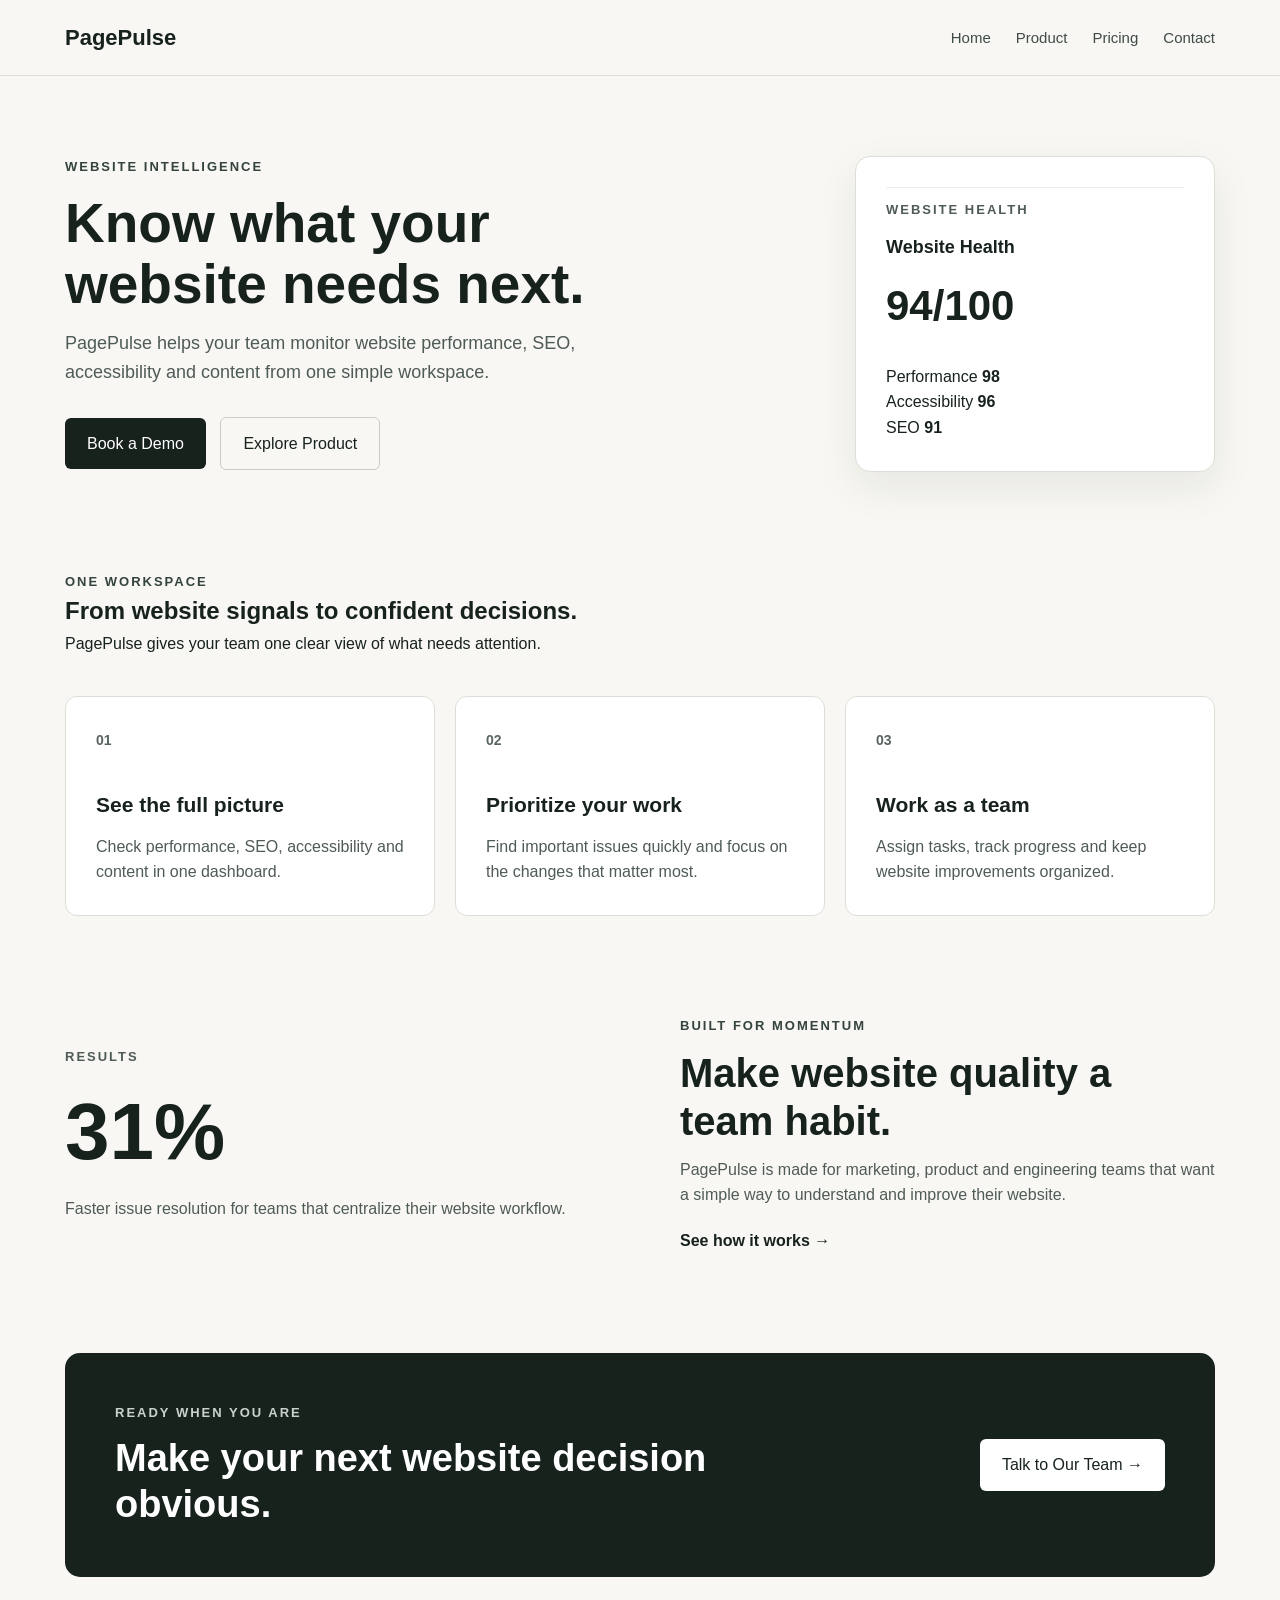
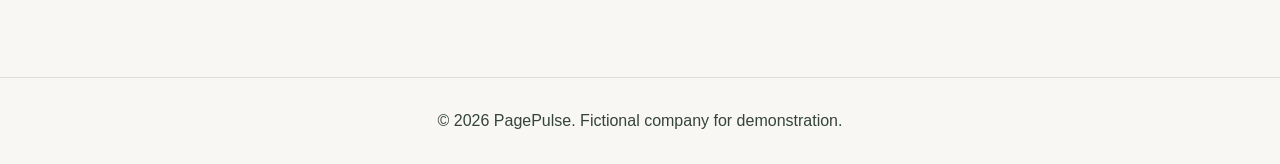
<file: Task-a/index.html>
<!DOCTYPE html>
<html lang="en">

<head>

    <meta charset="UTF-8">

    <meta name="viewport" content="width=device-width, initial-scale=1.0">

    <title>PagePulse - Website Intelligence</title>

    <meta name="description"
        content="PagePulse helps teams monitor website performance, SEO, accessibility and content from one simple workspace.">

    <meta property="og:title" content="PagePulse - Website Intelligence">
    <meta property="og:description"
        content="Monitor website performance, SEO, accessibility and content from one simple workspace.">
    <meta property="og:type" content="website">

    <link rel="stylesheet" href="style.css">

</head>


<body>

    <!-- Header -->
    <header class="header">

        <nav class="navbar">
            <a href="index.html" class="logo">PagePulse</a>

            <div class="nav-links">
                <a href="index.html">Home</a>
                <a href="product.html">Product</a>
                <a href="pricing.html">Pricing</a>
                <a href="contact.html">Contact</a>
            </div>
        </nav>

    </header>


    <main>

        <!-- Hero Section -->
        <section class="hero">
            <div class="hero-text">

                <p class="small-title">WEBSITE INTELLIGENCE</p>
                <h1>Know what your website needs next.</h1>
                <p>
                    PagePulse helps your team monitor website
                    performance, SEO, accessibility and content
                    from one simple workspace.
                </p>

                <div class="hero-buttons">
                    <a href="contact.html">Book a Demo</a>
                    <a href="product.html">Explore Product</a>
                </div>
            </div>

            <!-- Website Health Dashboard -->
            <div class="dashboard">
                <p class="small-title">WEBSITE HEALTH</p>
                <h2>Website Health</h2>
                <h3>94/100</h3>

                <div class="health-item">
                    <span>Performance</span>
                    <strong>98</strong>
                </div>

                <div class="health-item">
                    <span>Accessibility</span>
                    <strong>96</strong>
                </div>

                <div class="health-item">
                    <span>SEO</span>
                    <strong>91</strong>
                </div>
            </div>

        </section>

        <!-- Features Section -->
        <section class="features">

            <div class="section-heading">
                <p class="small-title">ONE WORKSPACE</p>
                <h2>From website signals to confident decisions.</h2>
                <p>
                    PagePulse gives your team one clear view
                    of what needs attention.
                </p>
            </div>

            <div class="feature-container">

                <article class="feature-card">
                    <span>01</span>
                    <h3>See the full picture</h3>
                    <p>
                        Check performance, SEO, accessibility
                        and content in one dashboard.
                    </p>
                </article>

                <article class="feature-card">
                    <span>02</span>
                    <h3>Prioritize your work</h3>
                    <p>
                        Find important issues quickly and
                        focus on the changes that matter most.
                    </p>
                </article>

                <article class="feature-card">
                    <span>03</span>
                    <h3>Work as a team</h3>
                    <p>
                        Assign tasks, track progress and keep
                        website improvements organized.
                    </p>
                </article>
            </div>

        </section>

        <!-- Stats Section -->
        <section class="stats">

            <div class="stats-number">
                <p class="small-title">RESULTS</p>
                <h2>31%</h2>
                <p>
                    Faster issue resolution for teams that
                    centralize their website workflow.
                </p>
            </div>

            <div class="stats-text">
                <p class="small-title">BUILT FOR MOMENTUM</p>
                <h2>Make website quality a team habit.</h2>
                <p>
                    PagePulse is made for marketing, product
                    and engineering teams that want a simple
                    way to understand and improve their website.
                </p>
                <a href="product.html">See how it works →</a>
            </div>

        </section>

        <!-- Call To Action -->
        <section class="cta">
            <div>
                <p class="small-title">READY WHEN YOU ARE</p>
                <h2>Make your next website decision obvious.</h2>
            </div>

            <a href="contact.html">Talk to Our Team →</a>
        </section>

    </main>


    <!-- Footer -->
    <footer>
        <p>
            © 2026 PagePulse. Fictional company for demonstration.
        </p>
    </footer>

</body>

</html>
</file>
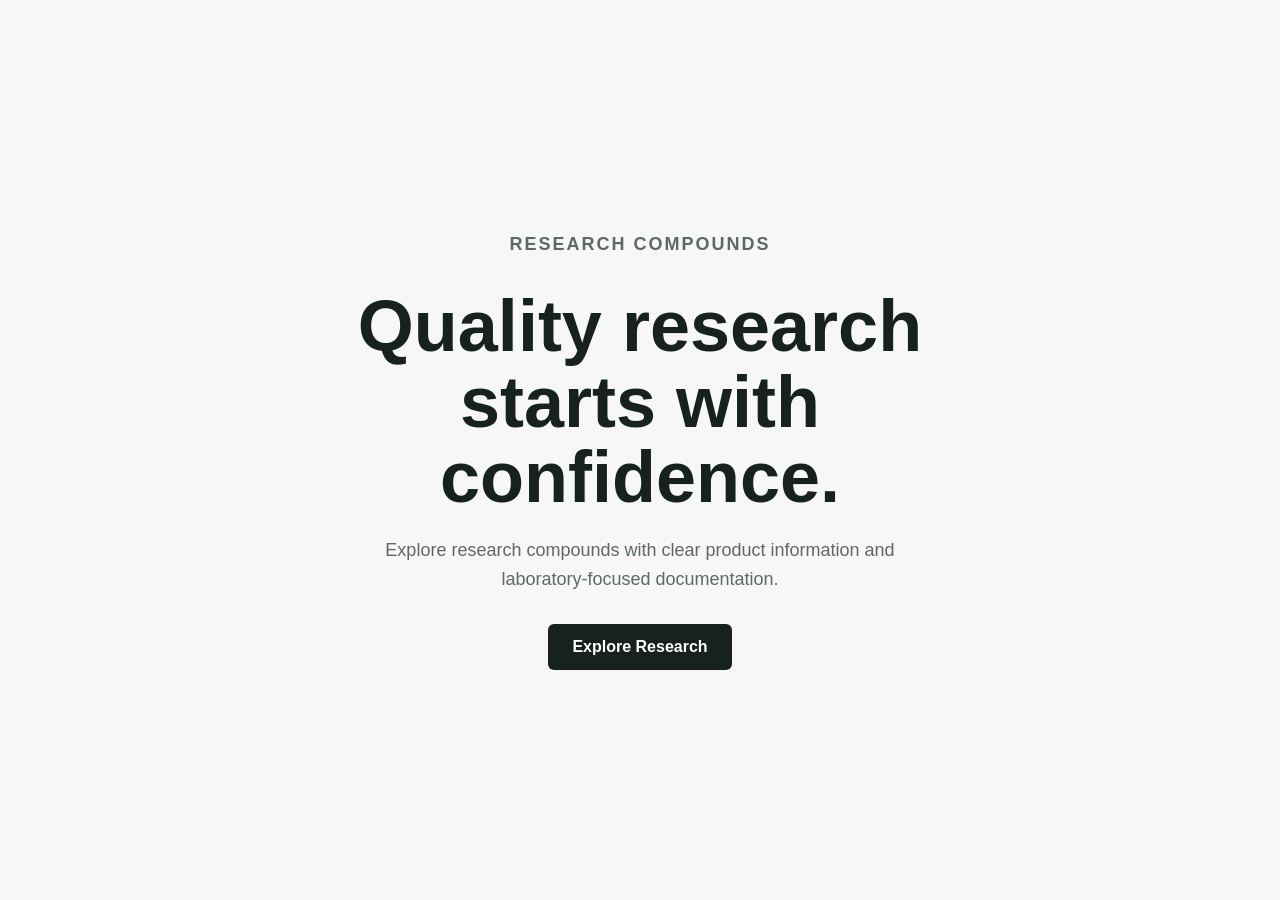
<file: Task-b/index.html>
<!DOCTYPE html>

<html lang="en">
<head>
    <meta charset="UTF-8">
    <meta name="viewport" content="width=device-width, initial-scale=1.0">

<title>BioCollex Hero Performance Demo</title>

<meta name="description"
    content="Lightweight hero section performance demonstration.">

<style>
    * {
        margin: 0;
        padding: 0;
        box-sizing: border-box;
    }

    body {
        font-family: Arial, sans-serif;
        background: #f7f7f5;
        color: #17221d;
    }

    .hero {
        min-height: 100vh;
        display: flex;
        align-items: center;
        justify-content: center;
        padding: 40px 20px;
        text-align: center;
    }

    .hero-content {
        max-width: 700px;
    }

    .hero-label {
        font-size: 13px;
        font-weight: bold;
        letter-spacing: 2px;
        margin-bottom: 18px;
    }

    h1 {
        font-size: clamp(42px, 7vw, 72px);
        line-height: 1.05;
        margin-bottom: 20px;
    }

    .hero-content p {
        max-width: 600px;
        margin: 0 auto 30px;
        font-size: 18px;
        line-height: 1.6;
        color: #5f6964;
    }

    .hero-button {
        display: inline-block;
        padding: 14px 24px;
        background: #17221d;
        color: white;
        text-decoration: none;
        border-radius: 6px;
        font-weight: bold;
    }

    .hero-button:focus {
        outline: 3px solid #65746d;
        outline-offset: 4px;
    }
</style>

</head>

<body>

<main>
    <section class="hero">
        <div class="hero-content">

            <p class="hero-label">
                RESEARCH COMPOUNDS
            </p>

            <h1>
                Quality research starts with confidence.
            </h1>

            <p>
                Explore research compounds with clear product
                information and laboratory-focused documentation.
            </p>

            <a href="#" class="hero-button">
                Explore Research
            </a>

        </div>
    </section>
</main>

</body>
</html>
</file>
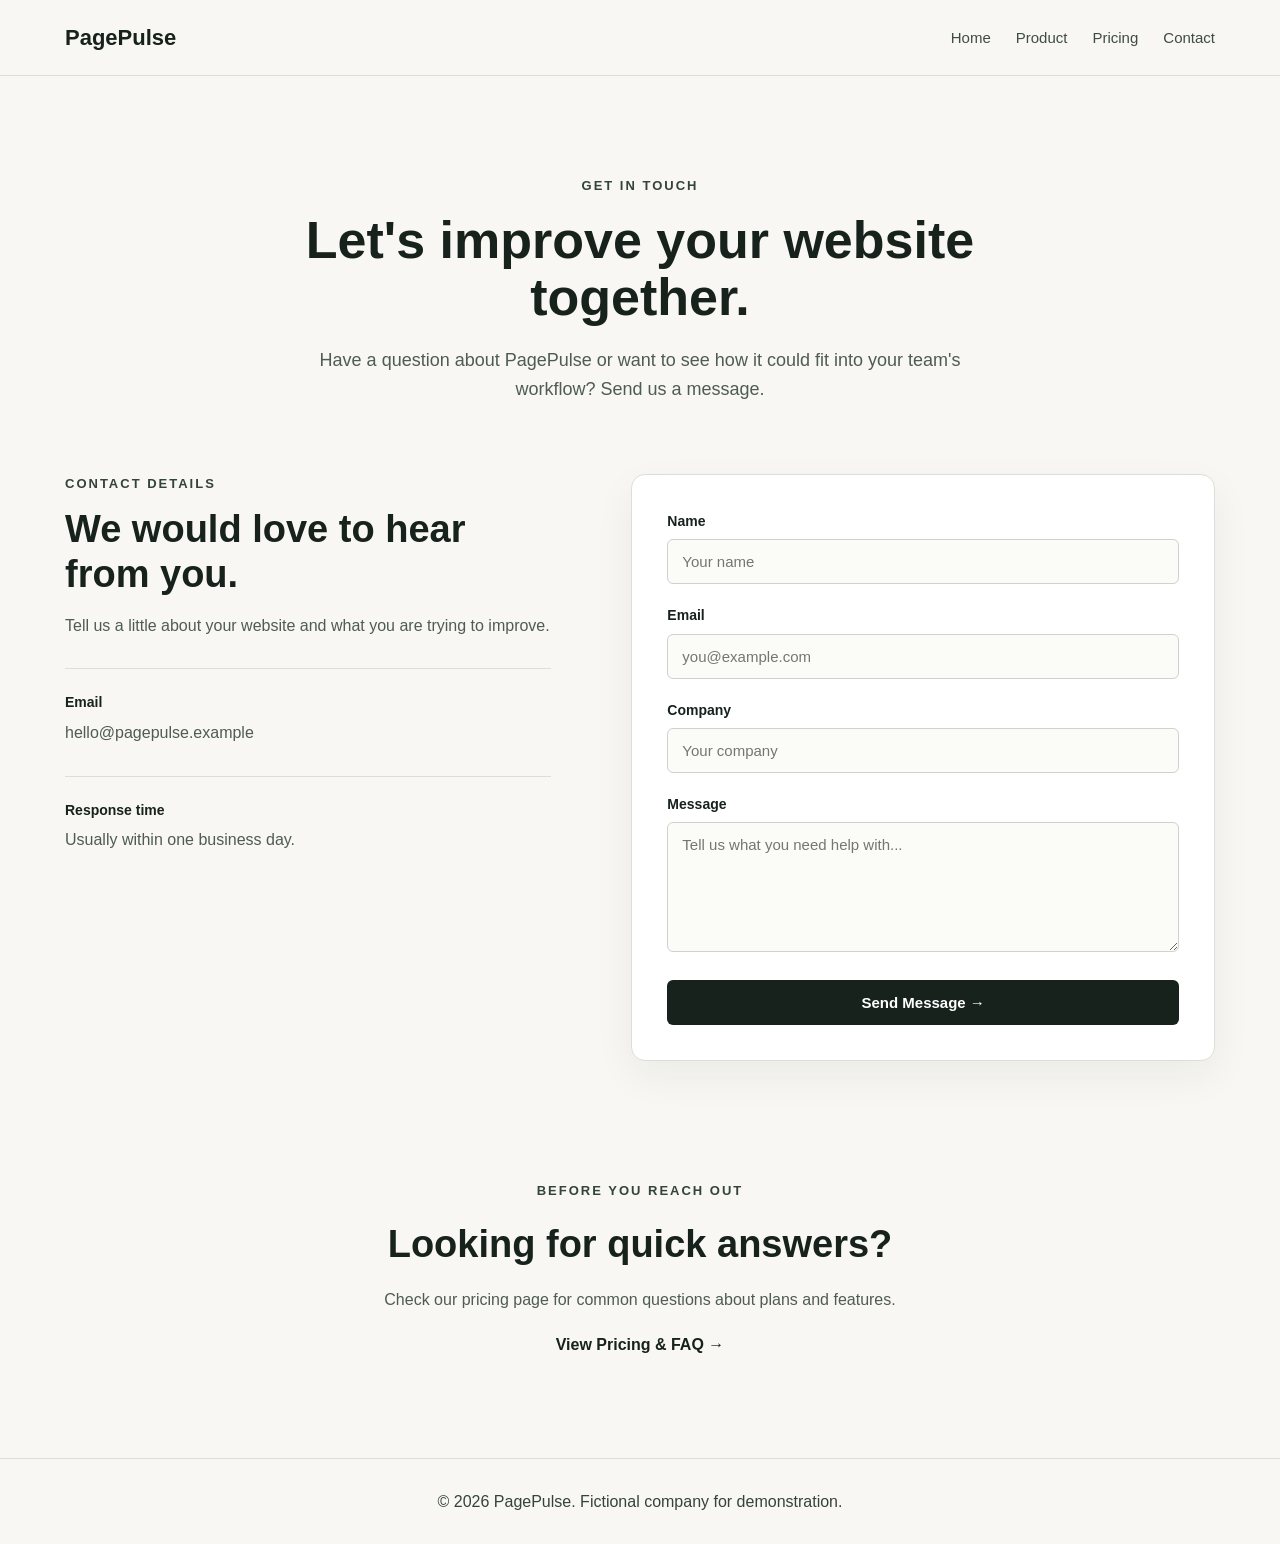
<file: Task-a/contact.html>
<!DOCTYPE html>

<html lang="en">

<head>

<meta charset="UTF-8">
<meta name="viewport" content="width=device-width, initial-scale=1.0">

<title>Contact | PagePulse Website Intelligence</title>

<meta name="description"
    content="Contact the PagePulse team to learn how our website intelligence platform can help improve your website.">
<meta name="robots" content="index, follow">

<!-- Open Graph -->
<meta property="og:title" content="Contact PagePulse">
<meta property="og:description"
    content="Talk to the PagePulse team about improving your website performance, SEO and accessibility.">
<meta property="og:type" content="website">
<meta property="og:url" content="https://pagepulse.example/contact.html">

<link rel="stylesheet" href="style.css">

</head>


<body>

<!-- Header -->
<header class="header">

    <nav class="navbar">
        <a href="index.html" class="logo">PagePulse</a>

        <div class="nav-links">
            <a href="index.html">Home</a>
            <a href="product.html">Product</a>
            <a href="pricing.html">Pricing</a>
            <a href="contact.html">Contact</a>
        </div>
    </nav>

</header>


<main>

    <!-- Contact Hero -->
    <section class="contact-hero">
        <p class="small-title">GET IN TOUCH</p>
        <h1>Let's improve your website together.</h1>
        <p>
            Have a question about PagePulse or want to see
            how it could fit into your team's workflow?
            Send us a message.
        </p>
    </section>

    <!-- Contact Area -->
    <section class="contact-area">

        <!-- Contact Information -->
        <div class="contact-info">

            <p class="small-title">CONTACT DETAILS</p>
            <h2>We would love to hear from you.</h2>
            <p>
                Tell us a little about your website and
                what you are trying to improve.
            </p>

            <div class="contact-detail">
                <strong>Email</strong>
                <p>hello@pagepulse.example</p>
            </div>

            <div class="contact-detail">
                <strong>Response time</strong>
                <p>Usually within one business day.</p>
            </div>

        </div>

        <!-- Contact Form -->
        <form class="contact-form">
            <div>
                <label for="name">Name</label>
                <input
                    type="text"
                    id="name"
                    name="name"
                    placeholder="Your name"
                    autocomplete="name"
                    required
                >
            </div>

            <div>
                <label for="email">Email</label>
                <input
                    type="email"
                    id="email"
                    name="email"
                    placeholder="you@example.com"
                    autocomplete="email"
                    required
                >
            </div>

            <div>
                <label for="company">Company</label>
                <input
                    type="text"
                    id="company"
                    name="company"
                    placeholder="Your company"
                    autocomplete="organization"
                >
            </div>

            <div>
                <label for="message">Message</label>
                <textarea
                    id="message"
                    name="message"
                    rows="6"
                    placeholder="Tell us what you need help with..."
                    required
                ></textarea>
            </div>

            <button type="submit">Send Message →</button>
        </form>

    </section>


    <!-- FAQ -->
    <section class="contact-faq">
        <p class="small-title">BEFORE YOU REACH OUT</p>
        <h2>Looking for quick answers?</h2>
        <p>
            Check our pricing page for common questions
            about plans and features.
        </p>
        <a href="pricing.html">View Pricing & FAQ →</a>
    </section>

</main>


<!-- Footer -->
<footer>
    <p>
        © 2026 PagePulse. Fictional company for demonstration.
    </p>
</footer>


<script src="script.js"></script>
</body>

</html>
</file>
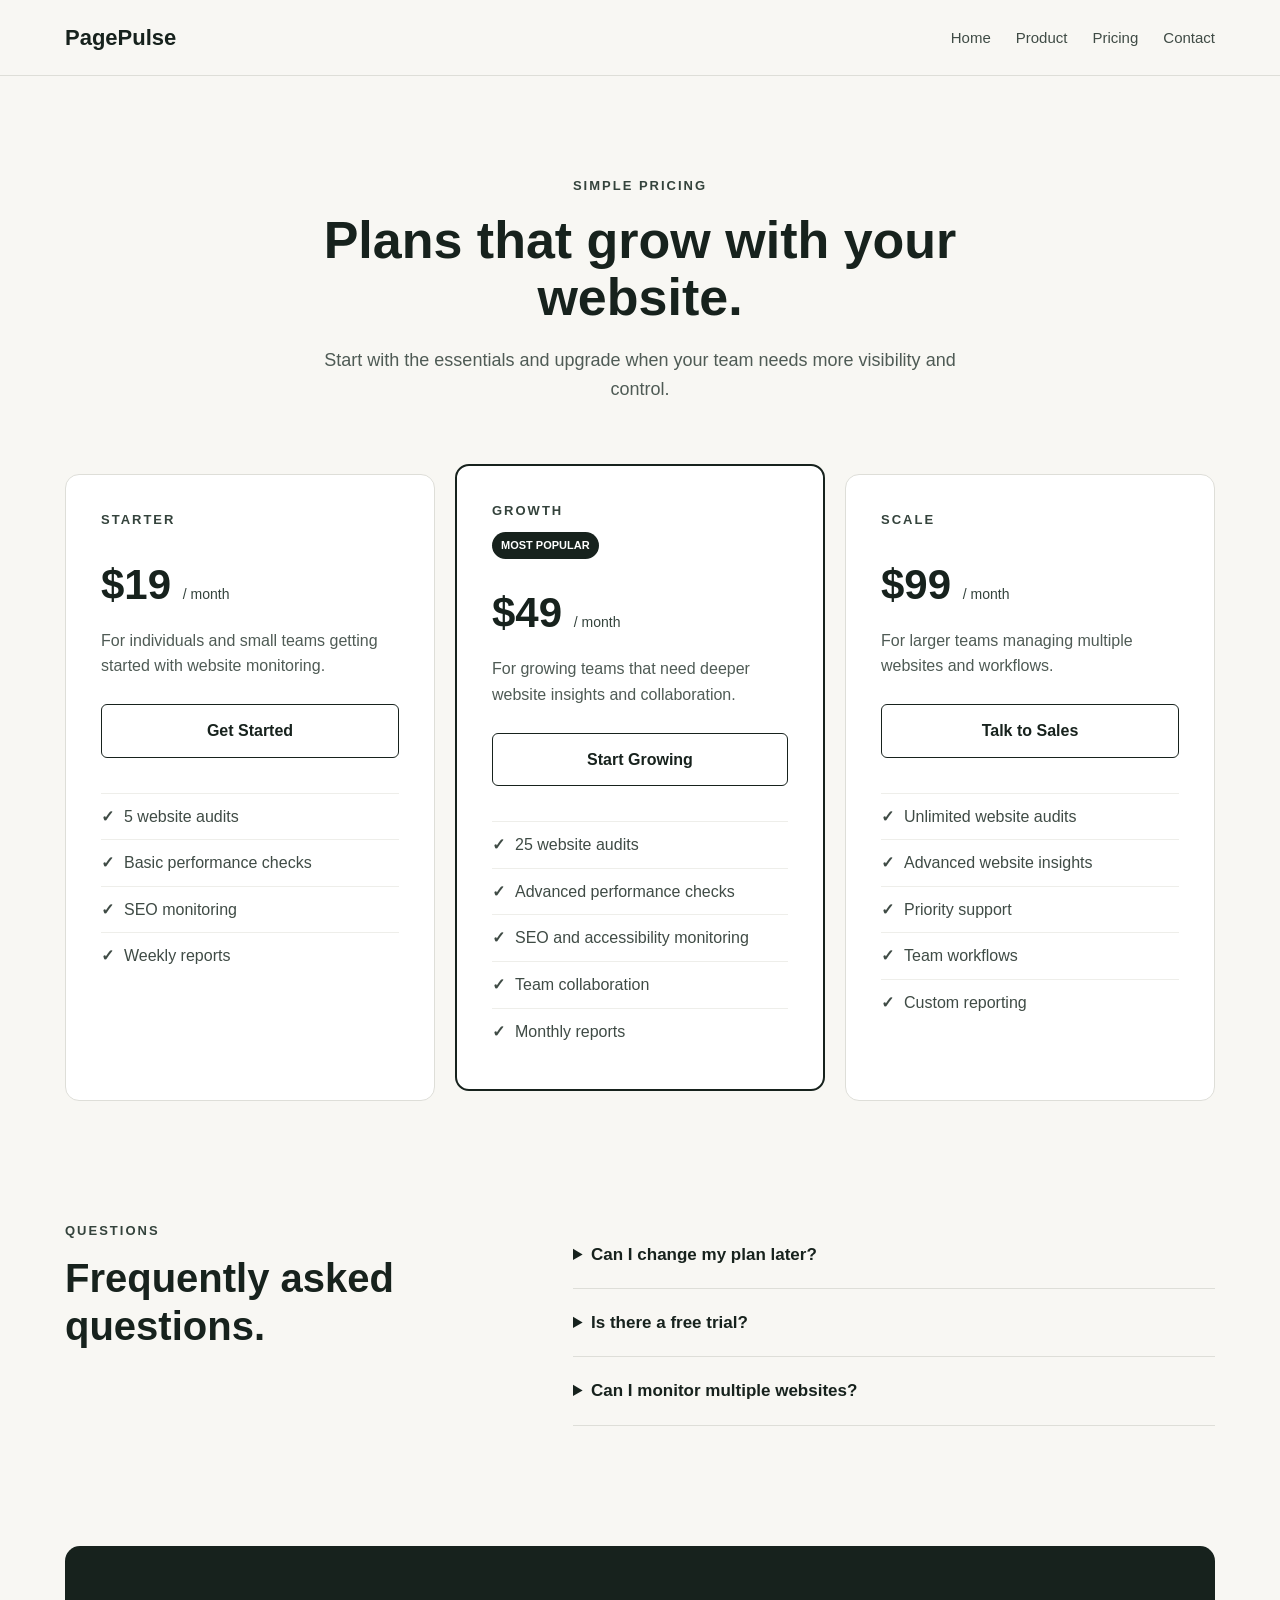
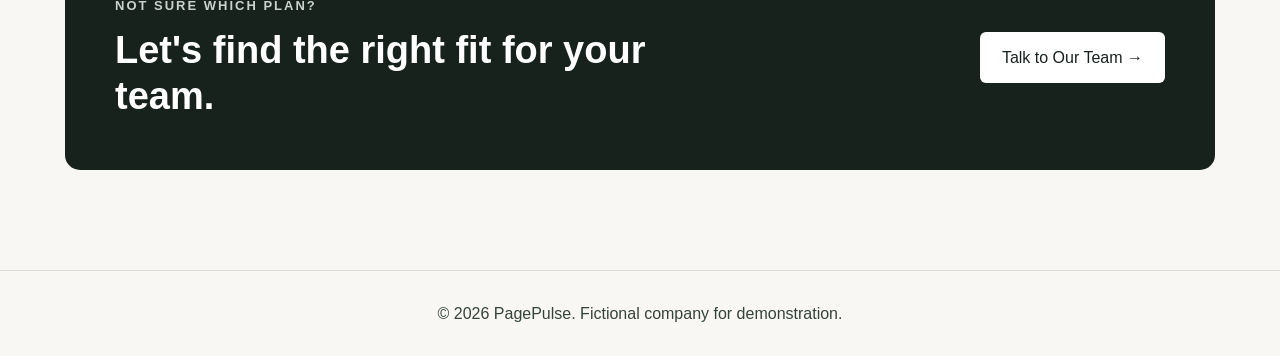
<file: Task-a/pricing.html>
<!DOCTYPE html>

<html lang="en">

<head>

<meta charset="UTF-8">
<meta name="viewport" content="width=device-width, initial-scale=1.0">

<title>Pricing | PagePulse Website Intelligence</title>

<meta name="description"
    content="Explore simple PagePulse plans for teams that want to monitor and improve website quality.">
<meta name="robots" content="index, follow">

<!-- Open Graph -->
<meta property="og:title" content="PagePulse Pricing | Simple Website Monitoring Plans">
<meta property="og:description"
    content="Choose a PagePulse plan for website monitoring, performance, SEO and accessibility.">
<meta property="og:type" content="website">
<meta property="og:url" content="https://pagepulse.example/pricing.html">

<link rel="stylesheet" href="style.css">


<!-- FAQ Structured Data -->
<script type="application/ld+json">
{
    "@context": "https://schema.org",
    "@type": "FAQPage",
    "mainEntity": [
        {
            "@type": "Question",
            "name": "Can I change my plan later?",
            "acceptedAnswer": {
                "@type": "Answer",
                "text": "Yes. You can move between plans as your website and team requirements change."
            }
        },
        {
            "@type": "Question",
            "name": "Is there a free trial?",
            "acceptedAnswer": {
                "@type": "Answer",
                "text": "Yes. Every plan includes a 14-day trial so you can explore the core features."
            }
        },
        {
            "@type": "Question",
            "name": "Can I monitor multiple websites?",
            "acceptedAnswer": {
                "@type": "Answer",
                "text": "Yes. Higher plans are designed for teams managing multiple websites."
            }
        }
    ]
}
</script>

</head>


<body>

<!-- Header -->
<header class="header">

    <nav class="navbar">
        <a href="index.html" class="logo">PagePulse</a>
        <div class="nav-links">
            <a href="index.html">Home</a>
            <a href="product.html">Product</a>
            <a href="pricing.html">Pricing</a>
            <a href="contact.html">Contact</a>
        </div>
    </nav>

</header>


<main>

    <!-- Pricing Introduction -->
    <section class="pricing-hero">
        <p class="small-title">SIMPLE PRICING</p>
        <h1>Plans that grow with your website.</h1>
        <p>
            Start with the essentials and upgrade when
            your team needs more visibility and control.
        </p>
    </section>

    <!-- Pricing Cards -->
    <section class="pricing-cards">

        <!-- Starter -->
        <article class="pricing-card">

            <p class="plan-name">STARTER</p>
            <h2>
                $19
                <span>/ month</span>
            </h2>
            <p>
                For individuals and small teams
                getting started with website monitoring.
            </p>
            <a href="contact.html" class="plan-button">Get Started</a>
            <ul>
                <li>5 website audits</li>
                <li>Basic performance checks</li>
                <li>SEO monitoring</li>
                <li>Weekly reports</li>
            </ul>

        </article>

        <!-- Growth -->
        <article class="pricing-card featured-plan">

            <p class="plan-name">GROWTH</p>
            <p class="popular">MOST POPULAR</p>
            <h2>
                $49
                <span>/ month</span>
            </h2>
            <p>
                For growing teams that need deeper
                website insights and collaboration.
            </p>
            <a href="contact.html" class="plan-button">Start Growing</a>
            <ul>
                <li>25 website audits</li>
                <li>Advanced performance checks</li>
                <li>SEO and accessibility monitoring</li>
                <li>Team collaboration</li>
                <li>Monthly reports</li>
            </ul>

        </article>


        <!-- Scale -->
        <article class="pricing-card">
            
            <p class="plan-name">SCALE</p>
            <h2>
                $99
                <span>/ month</span>
            </h2>
            <p>
                For larger teams managing multiple
                websites and workflows.
            </p>
            <a href="contact.html" class="plan-button">Talk to Sales</a>
            <ul>
                <li>Unlimited website audits</li>
                <li>Advanced website insights</li>
                <li>Priority support</li>
                <li>Team workflows</li>
                <li>Custom reporting</li>
            </ul>

        </article>

    </section>

    <!-- FAQ -->
    <section class="faq">
        
        <div>
            <p class="small-title">QUESTIONS</p>
            <h2>Frequently asked questions.</h2>
        </div>

        <div class="faq-list">

            <details>
                <summary>Can I change my plan later?</summary>
                <p>
                    Yes. You can move between plans as
                    your website and team requirements change.
                </p>
            </details>

            <details>
                <summary>Is there a free trial?</summary>
                <p>
                    Yes. Every plan includes a 14-day trial
                    so you can explore the core features.
                </p>
            </details>

            <details>
                <summary>Can I monitor multiple websites?</summary>
                <p>
                    Yes. Higher plans are designed for teams
                    managing multiple websites.
                </p>
            </details>

        </div>

    </section>

    <!-- CTA -->
    <section class="cta">
        <div>
            <p class="small-title">NOT SURE WHICH PLAN?</p>
            <h2>Let's find the right fit for your team.</h2>
        </div>
        <a href="contact.html">Talk to Our Team → </a>
    </section>

</main>


<!-- Footer -->
<footer>
    <p>
        © 2026 PagePulse. Fictional company for demonstration.
    </p>
</footer>


</body>

</html>
</file>
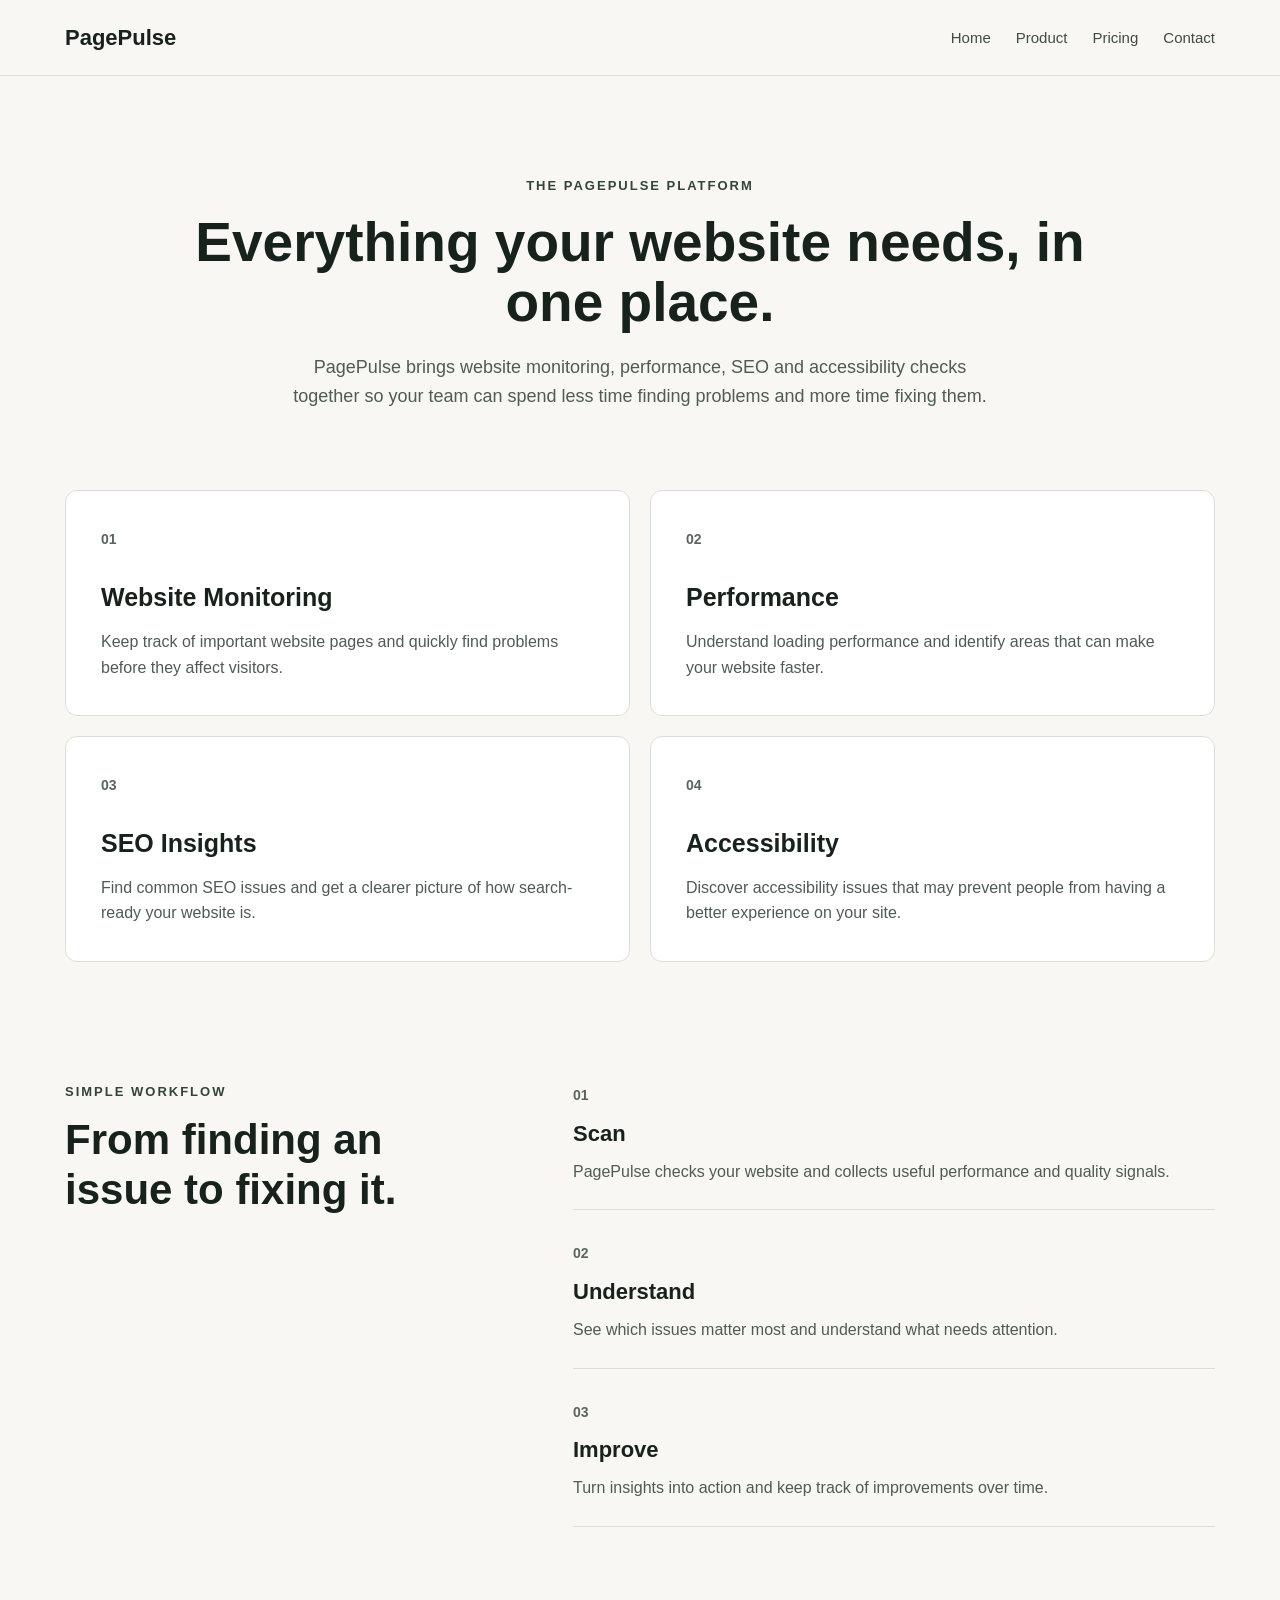
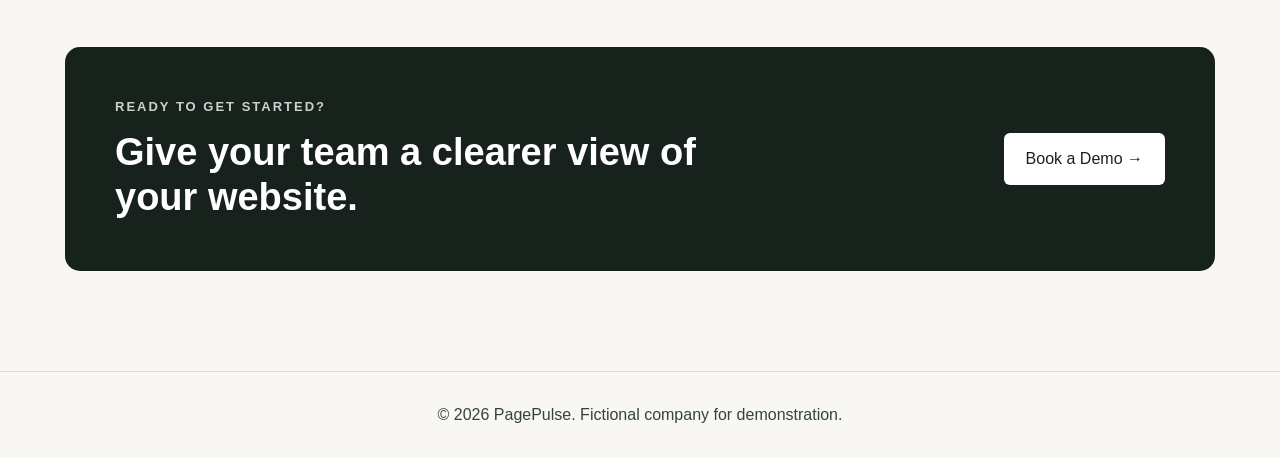
<file: Task-a/product.html>
<!DOCTYPE html>

<html lang="en">

<head>

<meta charset="UTF-8">
<meta name="viewport" content="width=device-width, initial-scale=1.0">

<title>Product | PagePulse Website Intelligence</title>

<meta name="description"
    content="Explore PagePulse tools for website monitoring, performance, SEO and accessibility.">
<meta name="robots" content="index, follow">


<!-- Open Graph -->
<meta property="og:title" content="PagePulse Product | Website Intelligence">
<meta property="og:description"
    content="Monitor website performance, SEO and accessibility from one simple workspace.">
<meta property="og:type" content="website">
<meta property="og:url" content="https://pagepulse.example/product.html">

<link rel="stylesheet" href="style.css">


<!-- Product Structured Data -->
<script type="application/ld+json">
{
    "@context": "https://schema.org",
    "@type": "SoftwareApplication",
    "name": "PagePulse",
    "applicationCategory": "BusinessApplication",
    "description": "Website intelligence platform for monitoring performance, SEO, accessibility and website quality.",
    "url": "https://pagepulse.example/product.html"
}
</script>

</head>


<body>

<!-- Header -->
<header class="header">

    <nav class="navbar">
        <a href="index.html" class="logo">PagePulse</a>
        <div class="nav-links">
            <a href="index.html">Home</a>
            <a href="product.html">Product</a>
            <a href="pricing.html">Pricing</a>
            <a href="contact.html">Contact</a>
        </div>
    </nav>

</header>


<main>

    <!-- Product Introduction -->
    <section class="product-hero">
        <p class="small-title">THE PAGEPULSE PLATFORM</p>
        <h1>
            Everything your website needs,
            in one place.
        </h1>
        <p>
            PagePulse brings website monitoring, performance,
            SEO and accessibility checks together so your team
            can spend less time finding problems and more time
            fixing them.
        </p>
    </section>

    <!-- Product Features -->
    <section class="product-features">

        <article class="product-card">
            <span>01</span>
            <h2>Website Monitoring</h2>
            <p>
                Keep track of important website pages and
                quickly find problems before they affect visitors.
            </p>
        </article>

        <article class="product-card">
            <span>02</span>
            <h2>Performance</h2>
            <p>
                Understand loading performance and identify
                areas that can make your website faster.
            </p>
        </article>

        <article class="product-card">
            <span>03</span>
            <h2>SEO Insights</h2>
            <p>
                Find common SEO issues and get a clearer picture
                of how search-ready your website is.
            </p>
        </article>

        <article class="product-card">
            <span>04</span>
            <h2>Accessibility</h2>
            <p>
                Discover accessibility issues that may prevent
                people from having a better experience on your site.
            </p>
        </article>

    </section>

    <!-- Workflow -->
    <section class="workflow">

        <div>
            <p class="small-title">SIMPLE WORKFLOW</p>
            <h2>
                From finding an issue
                to fixing it.
            </h2>
        </div>

        <div class="workflow-steps">
            <div>
                <strong>01</strong>
                <h3>Scan</h3>
                <p>
                    PagePulse checks your website and collects
                    useful performance and quality signals.
                </p>
            </div>

            <div>
                <strong>02</strong>
                <h3>Understand</h3>
                <p>
                    See which issues matter most and understand
                    what needs attention.
                </p>
            </div>

            <div>
                <strong>03</strong>
                <h3>Improve</h3>
                <p>
                    Turn insights into action and keep track
                    of improvements over time.
                </p>
            </div>

        </div>

    </section>

    <!-- Product CTA -->
    <section class="cta">
        <div>
            <p class="small-title">READY TO GET STARTED?</p>
            <h2>
                Give your team a clearer
                view of your website.
            </h2>
        </div>
        <a href="contact.html">Book a Demo →</a>
    </section>

</main>


<!-- Footer -->
<footer>
    <p>
        © 2026 PagePulse. Fictional company for demonstration.
    </p>
</footer>

</body>

</html>
</file>
<file: Task-a/style.css>
* {
  margin: 0;
  padding: 0;
  box-sizing: border-box;
}

html {
  scroll-behavior: smooth;
}

body {
  font-family: Arial, sans-serif;
  background-color: #f8f7f3;
  color: #17221d;
  line-height: 1.6;
}

a {
  text-decoration: none;
  color: inherit;
}

ul {
  list-style: none;
}

/* =========================
   HEADER
========================= */

.header {
  border-bottom: 1px solid #deded8;
  background-color: #f8f7f3;
}

.navbar {
  width: 90%;
  max-width: 1150px;
  min-height: 75px;
  margin: auto;

  display: flex;
  align-items: center;
  justify-content: space-between;
}

.logo {
  font-size: 22px;
  font-weight: bold;
}

.nav-links {
  display: flex;
  gap: 25px;
}

.nav-links a {
  color: #3f4b45;
  font-size: 15px;
}

.nav-links a:hover {
  color: #17221d;
}

/* =========================
   COMMON
========================= */

.small-title {
  font-size: 13px;
  font-weight: bold;
  letter-spacing: 2px;
  color: #34433c;
}

/* =========================
   HOME - HERO
========================= */

.hero {
  width: 90%;
  max-width: 1150px;
  margin: 80px auto;

  display: flex;
  align-items: center;
  justify-content: space-between;
  gap: 60px;
}

.hero-text {
  max-width: 600px;
}

.hero-text h1 {
  font-size: 55px;
  line-height: 1.1;
  margin: 15px 0;
}

.hero-text > p:not(.small-title) {
  color: #4f5b55;
  font-size: 18px;
}

.hero-buttons {
  margin-top: 30px;
}

.hero-buttons a {
  display: inline-block;
  padding: 13px 22px;
  margin-right: 10px;
  border-radius: 6px;
}

.hero-buttons a:first-child {
  background-color: #17221d;
  color: white;
}

.hero-buttons a:last-child {
  border: 1px solid #c9ccc7;
}

.hero-buttons a:hover {
  opacity: 0.8;
}

/* =========================
   HOME - DASHBOARD
========================= */

.dashboard {
  width: 360px;
  padding: 30px;

  background-color: white;
  border: 1px solid #deded8;
  border-radius: 15px;

  box-shadow: 0 15px 40px rgba(23, 34, 29, 0.08);
}

.dashboard h2 {
  font-size: 18px;
  margin-bottom: 10px;
}

.dashboard h3 {
  font-size: 42px;
  margin-bottom: 25px;
}

.dashboard p {
  padding: 12px 0;
  border-top: 1px solid #eeeeea;
  color: #4f5b55;
}

/* =========================
   HOME - FEATURES
========================= */

.features {
  width: 90%;
  max-width: 1150px;
  margin: 100px auto;
}

.features > h2 {
  max-width: 650px;
  font-size: 42px;
  line-height: 1.2;
  margin: 12px 0;
}

.features > p:not(.small-title) {
  max-width: 600px;
  color: #4f5b55;
}

.feature-container {
  margin-top: 40px;

  display: grid;
  grid-template-columns: repeat(3, 1fr);
  gap: 20px;
}

.feature-container article {
  padding: 30px;

  background-color: white;
  border: 1px solid #deded8;
  border-radius: 12px;
}

.feature-container article span {
  font-size: 14px;
  font-weight: bold;
  color: #59655f;
}

.feature-container article h3 {
  margin: 35px 0 12px;
  font-size: 21px;
}

.feature-container article p {
  color: #4f5b55;
}

/* =========================
   HOME - STATS
========================= */

.stats {
  width: 90%;
  max-width: 1150px;
  margin: 100px auto;

  display: grid;
  grid-template-columns: 1fr 1fr;
  gap: 80px;
  align-items: center;
}

.stats-number h2 {
  font-size: 80px;
}

.stats-number p,
.stats-text > p:not(.small-title) {
  color: #4f5b55;
}

.stats-text h2 {
  font-size: 40px;
  line-height: 1.2;
  margin: 12px 0;
}

.stats-text a {
  display: inline-block;
  margin-top: 20px;
  font-weight: bold;
}

/* =========================
   PRODUCT - HERO
========================= */

.product-hero {
  width: 90%;
  max-width: 900px;
  margin: 100px auto 70px;
  text-align: center;
}

.product-hero h1 {
  font-size: 55px;
  line-height: 1.1;
  margin: 15px 0 20px;
}

.product-hero > p:last-child {
  max-width: 700px;
  margin: auto;
  color: #4f5b55;
  font-size: 18px;
}

/* =========================
   PRODUCT - FEATURES
========================= */

.product-features {
  width: 90%;
  max-width: 1150px;
  margin: 80px auto;

  display: grid;
  grid-template-columns: repeat(2, 1fr);
  gap: 20px;
}

.product-card {
  padding: 35px;

  background-color: white;
  border: 1px solid #deded8;
  border-radius: 12px;
}

.product-card span {
  font-size: 14px;
  font-weight: bold;
  color: #59655f;
}

.product-card h2 {
  margin: 25px 0 12px;
  font-size: 25px;
}

.product-card p {
  color: #4f5b55;
}

/* =========================
   PRODUCT - WORKFLOW
========================= */

.workflow {
  width: 90%;
  max-width: 1150px;
  margin: 120px auto;

  display: grid;
  grid-template-columns: 1fr 1.5fr;
  gap: 80px;
}

.workflow h2 {
  font-size: 42px;
  line-height: 1.2;
  margin-top: 12px;
}

.workflow-steps {
  display: flex;
  flex-direction: column;
  gap: 30px;
}

.workflow-steps > div {
  padding-bottom: 25px;
  border-bottom: 1px solid #deded8;
}

.workflow-steps strong {
  font-size: 14px;
  color: #59655f;
}

.workflow-steps h3 {
  margin: 8px 0;
  font-size: 22px;
}

.workflow-steps p {
  color: #4f5b55;
}

/* =========================
   PRICING - HERO
========================= */

.pricing-hero {
  width: 90%;
  max-width: 800px;
  margin: 100px auto 70px;
  text-align: center;
}

.pricing-hero h1 {
  font-size: 52px;
  line-height: 1.1;
  margin: 15px 0 20px;
}

.pricing-hero > p:last-child {
  max-width: 650px;
  margin: auto;
  color: #4f5b55;
  font-size: 18px;
}

/* =========================
   PRICING - CARDS
========================= */

.pricing-cards {
  width: 90%;
  max-width: 1150px;
  margin: 70px auto 120px;

  display: grid;
  grid-template-columns: repeat(3, 1fr);
  gap: 20px;
  align-items: stretch;
}

.pricing-card {
  padding: 35px;

  background-color: white;
  border: 1px solid #deded8;
  border-radius: 14px;

  display: flex;
  flex-direction: column;
}

.plan-name {
  font-size: 13px;
  font-weight: bold;
  letter-spacing: 2px;
  color: #34433c;
}

.pricing-card h2 {
  font-size: 42px;
  margin: 20px 0 10px;
}

.pricing-card h2 span {
  font-size: 14px;
  font-weight: normal;
  color: #34433c;
}

.pricing-card > p:not(.plan-name):not(.popular) {
  color: #4f5b55;
}

.plan-button {
  display: block;
  text-align: center;

  margin: 25px 0;
  padding: 13px 20px;

  border: 1px solid #17221d;
  border-radius: 6px;

  font-weight: bold;
}

.plan-button:hover {
  background-color: #17221d;
  color: white;
}

.pricing-card ul {
  margin-top: 10px;
}

.pricing-card li {
  padding: 10px 0;
  border-top: 1px solid #eeeeea;
  color: #3f4b45;
}

.pricing-card li::before {
  content: "✓";
  margin-right: 10px;
  font-weight: bold;
}

.featured-plan {
  border: 2px solid #17221d;
  transform: translateY(-10px);
}

.popular {
  display: inline-block;
  width: fit-content;

  margin-top: 10px;
  padding: 5px 9px;

  border-radius: 20px;

  background-color: #17221d;
  color: white;

  font-size: 11px;
  font-weight: bold;
}

/* =========================
   FAQ
========================= */

.faq {
  width: 90%;
  max-width: 1150px;
  margin: 120px auto;

  display: grid;
  grid-template-columns: 1fr 1.5fr;
  gap: 80px;
}

.faq h2 {
  font-size: 40px;
  line-height: 1.2;
  margin-top: 12px;
}

.faq-list details {
  padding: 20px 0;
  border-bottom: 1px solid #deded8;
}

.faq-list summary {
  cursor: pointer;
  font-weight: bold;
  font-size: 17px;
}

.faq-list details p {
  margin-top: 12px;
  color: #4f5b55;
}

/* =========================
   CONTACT - HERO
========================= */

.contact-hero {
  width: 90%;
  max-width: 800px;
  margin: 100px auto 70px;
  text-align: center;
}

.contact-hero h1 {
  font-size: 52px;
  line-height: 1.1;
  margin: 15px 0 20px;
}

.contact-hero > p:last-child {
  max-width: 650px;
  margin: auto;
  color: #4f5b55;
  font-size: 18px;
}

/* =========================
   CONTACT - AREA
========================= */

.contact-area {
  width: 90%;
  max-width: 1150px;
  margin: 70px auto 120px;

  display: grid;
  grid-template-columns: 1fr 1.2fr;
  gap: 80px;
  align-items: start;
}

.contact-info h2 {
  font-size: 38px;
  line-height: 1.2;
  margin: 12px 0 15px;
}

.contact-info > p:not(.small-title) {
  color: #4f5b55;
}

.contact-detail {
  margin-top: 30px;
  padding-top: 20px;
  border-top: 1px solid #deded8;
}

.contact-detail strong {
  font-size: 14px;
}

.contact-detail p {
  color: #4f5b55;
  margin-top: 5px;
}

/* =========================
   CONTACT - FORM
========================= */

.contact-form {
  padding: 35px;

  background-color: white;
  border: 1px solid #deded8;
  border-radius: 14px;

  box-shadow: 0 15px 40px rgba(23, 34, 29, 0.06);
}

.contact-form > div {
  margin-bottom: 20px;
}

.contact-form label {
  display: block;
  margin-bottom: 7px;
  font-size: 14px;
  font-weight: bold;
}

.contact-form input,
.contact-form textarea {
  width: 100%;

  padding: 13px 14px;

  border: 1px solid #cfd2cd;
  border-radius: 6px;

  background-color: #fbfbf8;

  font-family: Arial, sans-serif;
  font-size: 15px;
}

.contact-form textarea {
  resize: vertical;
}

.contact-form input:focus,
.contact-form textarea:focus {
  outline: 2px solid #17221d;
  outline-offset: 2px;
}

.contact-form button {
  width: 100%;

  padding: 14px;

  border: none;
  border-radius: 6px;

  background-color: #17221d;
  color: white;

  font-size: 15px;
  font-weight: bold;

  cursor: pointer;
}

.contact-form button:hover {
  opacity: 0.85;
}

/* =========================
   CONTACT - FAQ
========================= */

.contact-faq {
  width: 90%;
  max-width: 900px;
  margin: 100px auto;

  text-align: center;
}

.contact-faq h2 {
  font-size: 38px;
  margin: 12px 0;
}

.contact-faq > p:not(.small-title) {
  color: #4f5b55;
}

.contact-faq a {
  display: inline-block;
  margin-top: 20px;
  font-weight: bold;
}

/* =========================
   CTA
========================= */

.cta {
  width: 90%;
  max-width: 1150px;
  margin: 100px auto;
  padding: 50px;

  background-color: #17221d;
  color: white;

  border-radius: 15px;

  display: flex;
  align-items: center;
  justify-content: space-between;
  gap: 40px;
}

.cta .small-title {
  color: #cbd2cd;
}

.cta h2 {
  max-width: 600px;
  font-size: 38px;
  line-height: 1.2;
  margin-top: 12px;
}

.cta > a {
  padding: 13px 22px;
  background-color: white;
  color: #17221d;
  border-radius: 6px;
  white-space: nowrap;
}

.cta > a:hover {
  opacity: 0.8;
}

/* =========================
   FOOTER
========================= */

footer {
  padding: 30px;
  text-align: center;
  border-top: 1px solid #deded8;
  color: #34433c;
}

/* =========================
   ACCESSIBILITY
========================= */

a:focus-visible,
button:focus-visible,
input:focus-visible,
textarea:focus-visible,
select:focus-visible {
  outline: 3px solid #111111;
  outline-offset: 3px;
}

/* =========================
   MOBILE
========================= */

@media (max-width: 800px) {

  .navbar {
    width: 85%;
    flex-direction: column;
    justify-content: center;
    gap: 10px;
    padding: 15px 0;
  }

  .nav-links {
    gap: 12px;
    flex-wrap: wrap;
    justify-content: center;
  }

  .hero {
    flex-direction: column;
    align-items: flex-start;
  }

  .hero-text h1 {
    font-size: 42px;
  }

  .dashboard {
    width: 100%;
  }

  .feature-container {
    grid-template-columns: 1fr;
  }

  .stats {
    grid-template-columns: 1fr;
    gap: 40px;
  }

  .stats-number h2 {
    font-size: 60px;
  }

  .cta {
    flex-direction: column;
    align-items: flex-start;
    padding: 35px;
  }

  .cta h2 {
    font-size: 30px;
  }

  .product-hero h1 {
    font-size: 42px;
  }

  .product-features {
    grid-template-columns: 1fr;
  }

  .workflow {
    grid-template-columns: 1fr;
    gap: 40px;
  }

  .pricing-hero h1 {
    font-size: 42px;
  }

  .pricing-cards {
    grid-template-columns: 1fr;
  }

  .featured-plan {
    transform: none;
  }

  .faq {
    grid-template-columns: 1fr;
    gap: 40px;
  }

  .contact-hero h1 {
    font-size: 42px;
  }

  .contact-area {
    grid-template-columns: 1fr;
    gap: 50px;
  }

  .contact-info h2 {
    font-size: 32px;
  }
}
</file>
